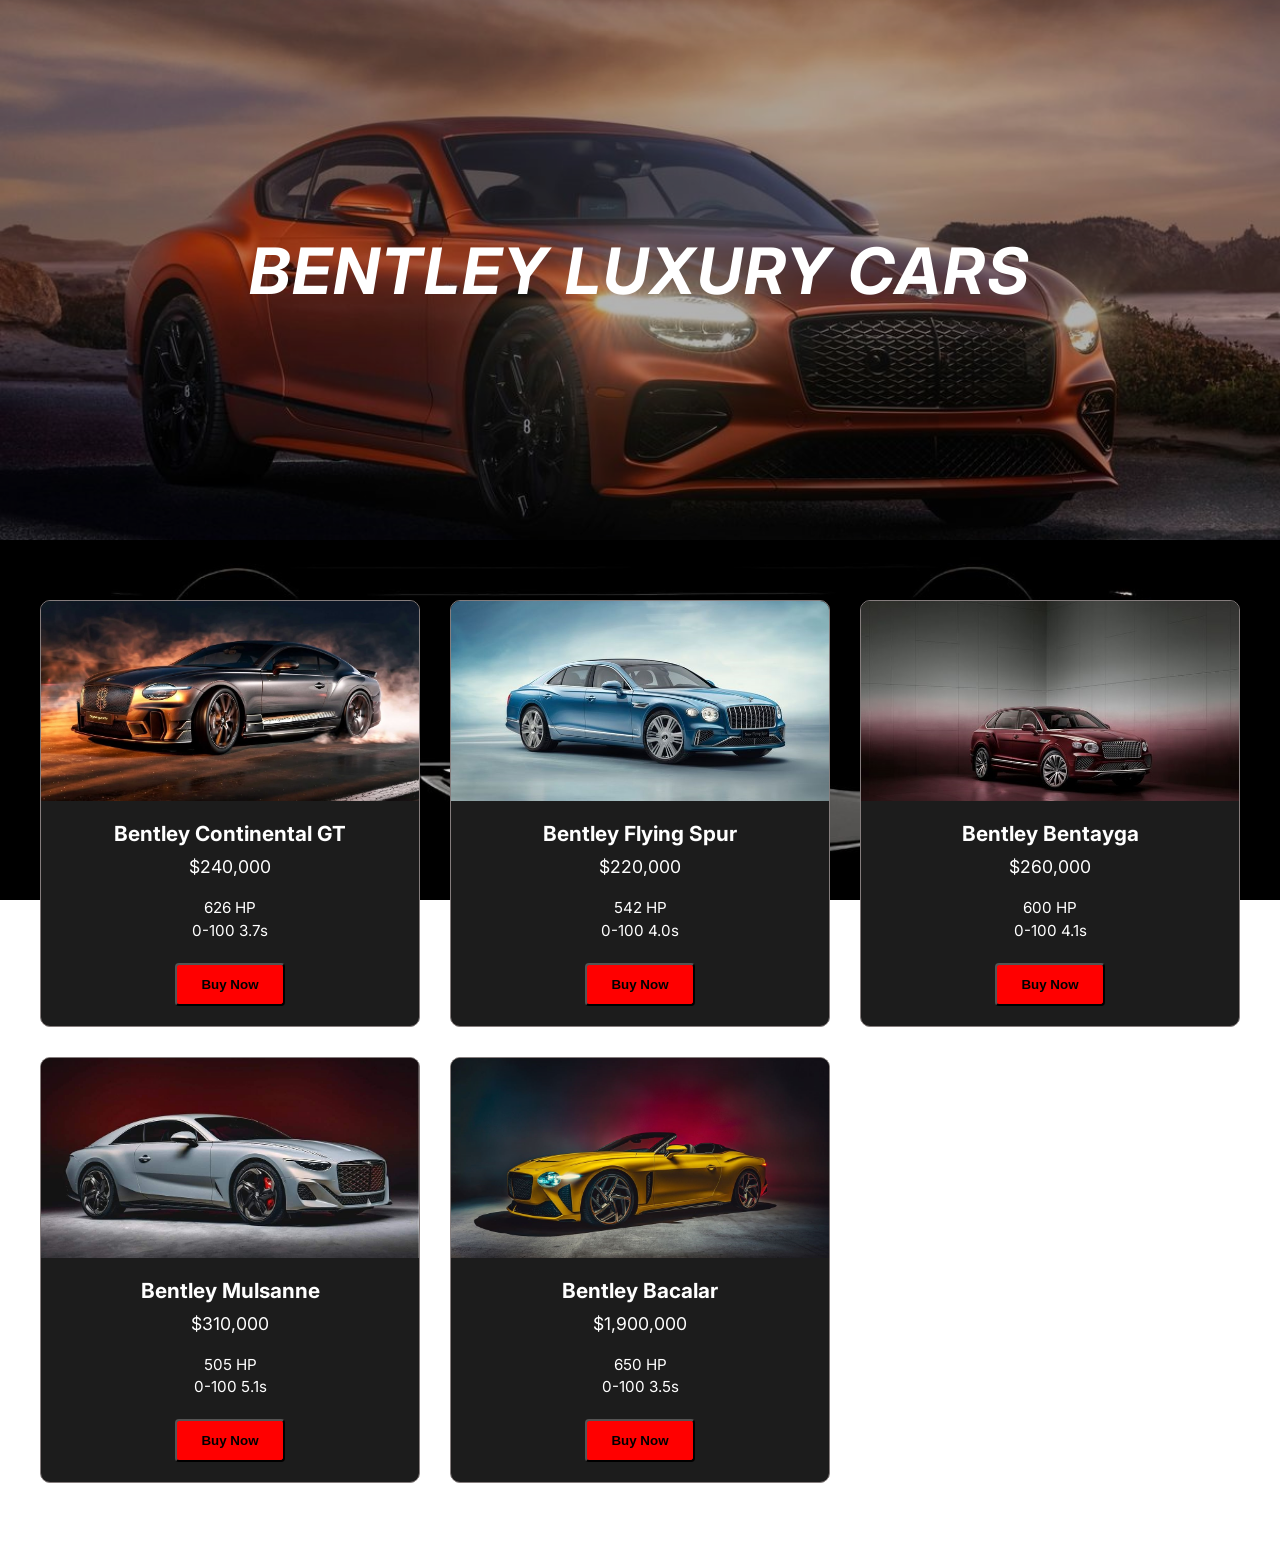
<file: Bentley.html>
<!DOCTYPE html>
<html lang="en">

<head>
<meta charset="utf-8"/>
<title>Bentley - High-End Cars</title>

<link href="https://fonts.googleapis.com/css2?family=Inter:wght@400;700&display=swap" rel="stylesheet"/>

<style>
    body {
        font-family: 'Inter', sans-serif;
        margin: 0;
        padding: 0;
        background-image: url(imgs/BackBEN.jpg);
        background-size: cover;
        background-position: center;
        background-attachment: fixed;
        color: #ffffff;
    }

    .hero {
        position: relative;
        height: 60vh;
        min-height: 400px;
        display: flex;
        align-items: center;
        justify-content: center;
        overflow: hidden;
        background-color: #000;
    }

    .hero img {
        position: absolute;
        top: 0;
        left: 0;
        width: 100%;
        height: 100%;
        object-fit: cover;
        opacity: 0.7;
    }

    .hero-content {
        position: relative;
        z-index: 1;
        text-align: center;
        padding: 20px;
    }

    h1 {
        font-style: italic;
        font-size: 4rem;
        margin: 0;
        text-transform: uppercase;
        letter-spacing: 2px;
    }

    .container {
        display: grid;
        grid-template-columns: repeat(auto-fit, minmax(300px, 1fr));
        gap: 30px;
        max-width: 1200px;
        margin: 60px auto;
        padding: 0 20px;
    }

    .card {
        background: #1c1c1c;
        border: 1px solid #857d7d;
        border-radius: 10px;
        overflow: hidden;
        display: flex;
        flex-direction: column;
        transition: transform 0.3s ease;
    }

    .card:hover {
        transform: translateY(-5px);
    }

    .card img {
        width: 100%;
        height: 200px;
        object-fit: cover;
    }

    .card-content {
        padding: 20px;
        text-align: center;
    }

    .car-name {
        font-size: 1.3rem;
        font-weight: 700;
        margin-bottom: 10px;
    }

    .price {
        font-size: 1.1rem;
        color: #ffffff;
        margin-bottom: 20px;
    }

    .specs {
        font-size: 0.95rem;
        margin-bottom: 20px;
        line-height: 1.5;
    }

    .btn {
        display: inline-block;
        background-color: #ff0000;
        color: #000;
        text-decoration: none;
        padding: 12px 24px;
        border-radius: 4px;
        font-weight: 600;
    }

    .btn:hover {
        opacity: 0.9;
    }

    @media (max-width: 768px) {
        h1 {
            font-size: 2.5rem;
        }
        .hero {
            height: 40vh;
        }
    }
</style>
</head>

<body>

<header class="hero">
    <img src="imgs/TOPb.jpg" alt="Bentley Hero Image"/>
    <div class="hero-content">
        <h1>Bentley Luxury Cars</h1>
    </div>
</header>

<main class="container">

<!-- Car 1 -->
<div class="card">
    <img src="imgs/B1.jpg" alt="Bentley Continental GT"/>
    <div class="card-content">
        <div class="car-name">Bentley Continental GT</div>
        <div class="price">$240,000</div>
        <div class="specs">626 HP<br/>0-100 3.7s</div>
        <form action="book.php" method="GET">
    <input type="hidden" name="car_id" value="501">
    <button type="submit" class="btn">Buy Now</button>
</form>
    </div>
</div>

<!-- Car 2 -->
<div class="card">
    <img src="imgs/B2.jpg" alt="Bentley Flying Spur"/>
    <div class="card-content">
        <div class="car-name">Bentley Flying Spur</div>
        <div class="price">$220,000</div>
        <div class="specs">542 HP<br/>0-100 4.0s</div>
        <form action="book.php" method="GET">
    <input type="hidden" name="car_id" value="502">
    <button type="submit" class="btn">Buy Now</button>
</form>
    </div>
</div>

<!-- Car 3 -->
<div class="card">
    <img src="imgs/B3.jpg" alt="Bentley Bentayga"/>
    <div class="card-content">
        <div class="car-name">Bentley Bentayga</div>
        <div class="price">$260,000</div>
        <div class="specs">600 HP<br/>0-100 4.1s</div>
        <form action="book.php" method="GET">
    <input type="hidden" name="car_id" value="503">
    <button type="submit" class="btn">Buy Now</button>
</form>
    </div>
</div>

<!-- Car 4 -->
<div class="card">
    <img src="imgs/B4.jpg" alt="Bentley Mulsanne"/>
    <div class="card-content">
        <div class="car-name">Bentley Mulsanne</div>
        <div class="price">$310,000</div>
        <div class="specs">505 HP<br/>0-100 5.1s</div>
        <form action="book.php" method="GET">
    <input type="hidden" name="car_id" value="504">
    <button type="submit" class="btn">Buy Now</button>
</form>
    </div>
</div>

<!-- Car 5 -->
<div class="card">
    <img src="imgs/B5.jpg" alt="Bentley Bacalar"/>
    <div class="card-content">
        <div class="car-name">Bentley Bacalar</div>
        <div class="price">$1,900,000</div>
        <div class="specs">650 HP<br/>0-100 3.5s</div>
        <form action="book.php" method="GET">
    <input type="hidden" name="car_id" value="505">
    <button type="submit" class="btn">Buy Now</button>
</form>
    </div>
</div>

</main>

</body>
</html>
</file>
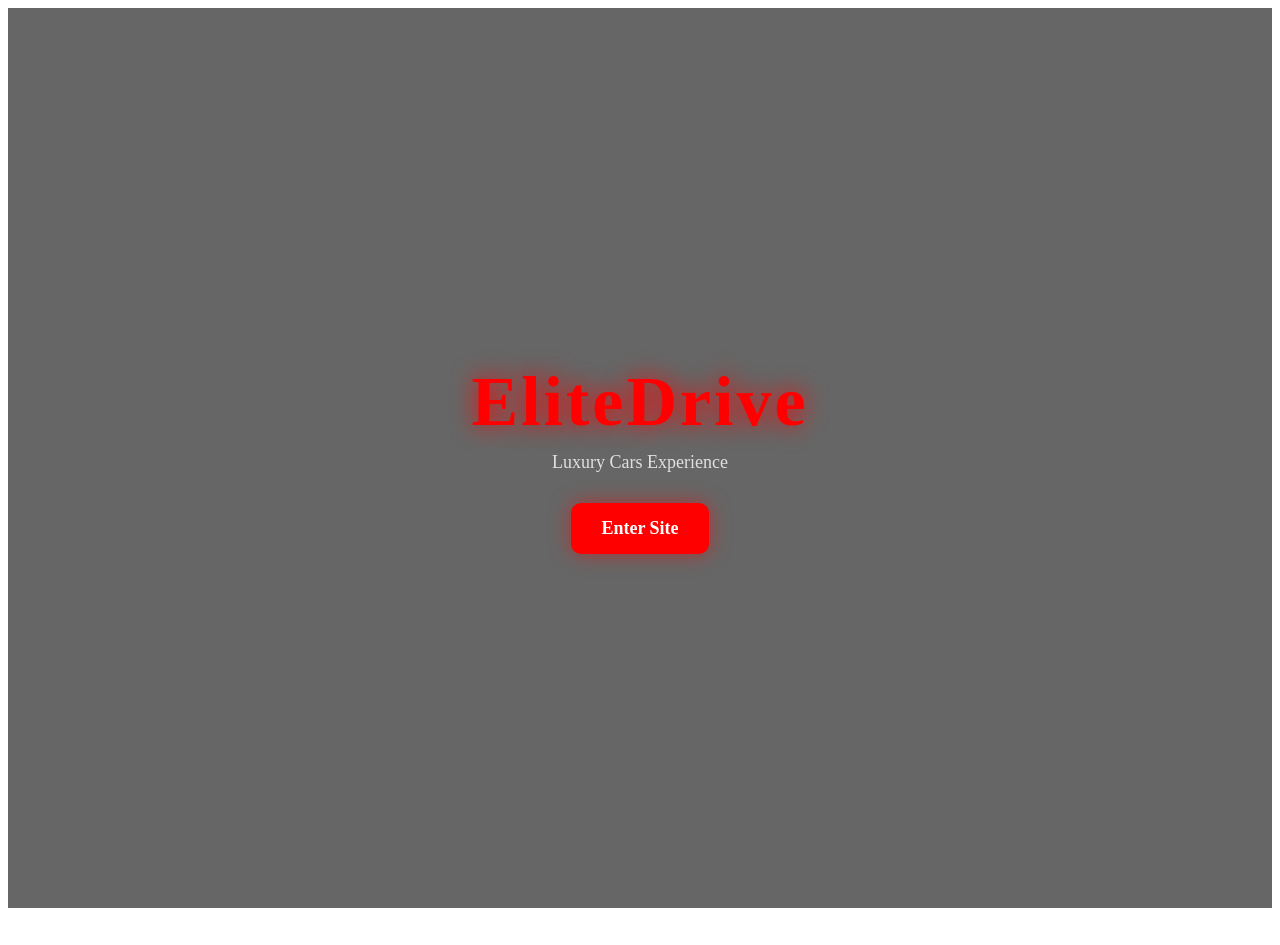
<file: home.html>
<!DOCTYPE html>
<html lang="en">
<head>
    <meta charset="UTF-8">
    <title>EliteDrive - Home</title>
    <link rel="stylesheet" href="home.css">
</head>

<body>

<div class="overlay">

    <h1 class="title">EliteDrive</h1>
    <p class="subtitle">Luxury Cars Experience</p>

    <a href="index.html" class="btn">Enter Site</a>

</div>

</body>
</html>
</file>
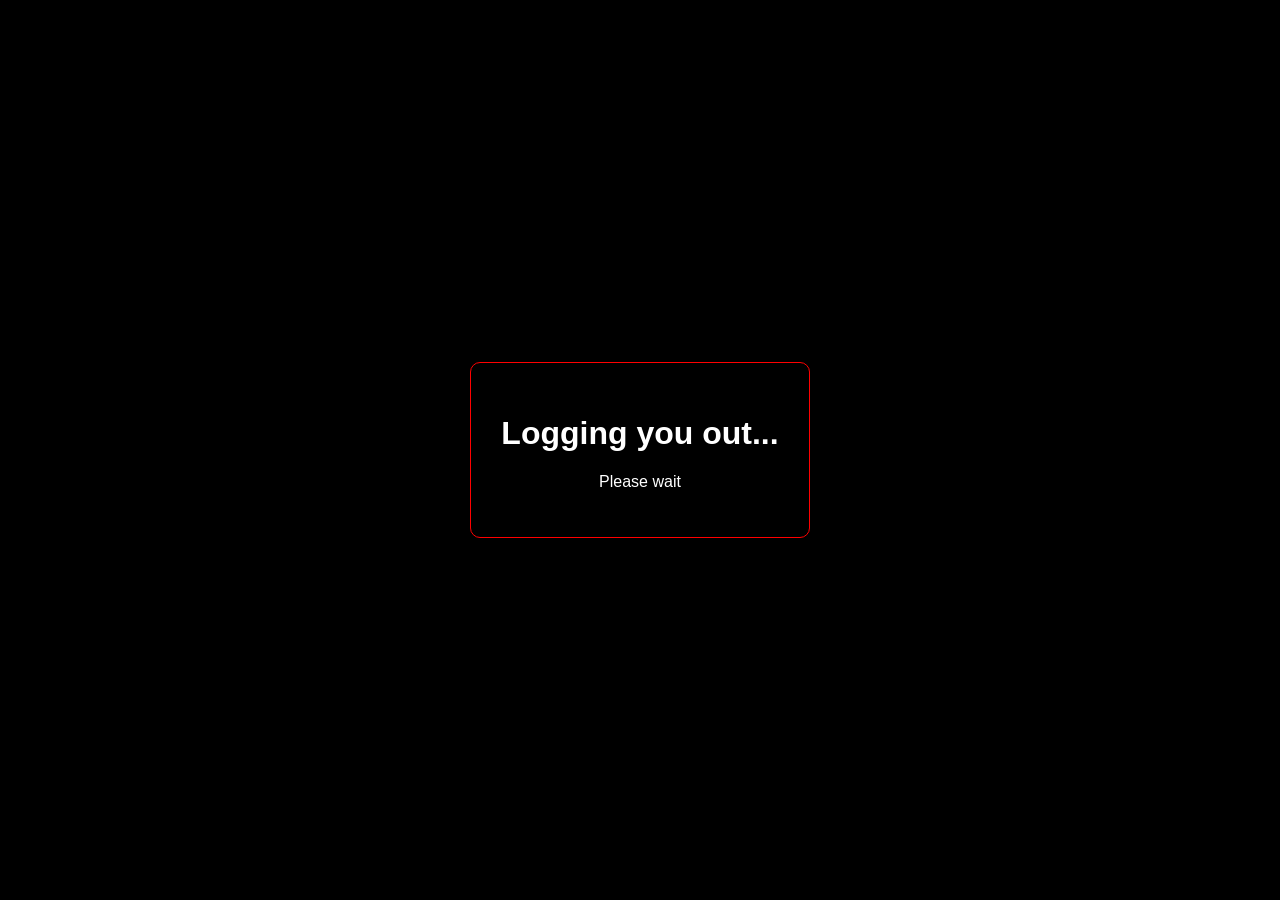
<file: logout.html>
<!DOCTYPE html>
<html lang="en">
<head>
    <meta charset="UTF-8">
    <title>Logging Out</title>
    <style>
        body {
            margin: 0;
            height: 100vh;
            display: flex;
            justify-content: center;
            align-items: center;
            background: black;
            color: white;
            font-family: Arial;
        }

        .box {
            text-align: center;
            padding: 30px;
            border: 1px solid red;
            border-radius: 10px;
        }
    </style>
</head>
<body>

<div class="box">
    <h1>Logging you out...</h1>
    <p>Please wait</p>
</div>

<script>
    setTimeout(() => {
        window.location.href = "logout.php";
    }, 1500);
</script>

</body>
</html>
</file>
<file: home.css>
.body {
    margin: 0;
    font-family: Arial;
    height: 100vh;
    overflow: hidden;
}

/* BACKGROUND IMAGE LAYER */
body::before {
    content: "";
    position: absolute;
    top: 0;
    left: 0;
    right: 0;
    bottom: 0;

    background: url('https://images.unsplash.com/photo-1503376780353-7e6692767b70') no-repeat center center/cover;

    filter: blur(8px);
    transform: scale(1.1); 
    z-index: -1;
}


.overlay {
    height: 100vh;
    width: 100%;
    background: rgba(0,0,0,0.6);
    display: flex;
    flex-direction: column;
    justify-content: center;
    align-items: center;
}

/* TITLE */
.title {
    font-size: 70px;
    color: red;
    text-shadow: 0 0 25px red;
    margin: 0;
    letter-spacing: 3px;
}

/* SUBTITLE */
.subtitle {
    color: white;
    font-size: 18px;
    margin-top: 10px;
    margin-bottom: 30px;
    opacity: 0.8;
}

/* ENTER BUTTON */
.btn {
    padding: 15px 30px;
    background: red;
    color: white;
    text-decoration: none;
    font-size: 18px;
    border-radius: 10px;
    font-weight: bold;
    transition: 0.3s;
    box-shadow: 0 0 20px rgba(255,0,0,0.5);
}

.btn:hover {
    background: white;
    color: black;
}
</file>
